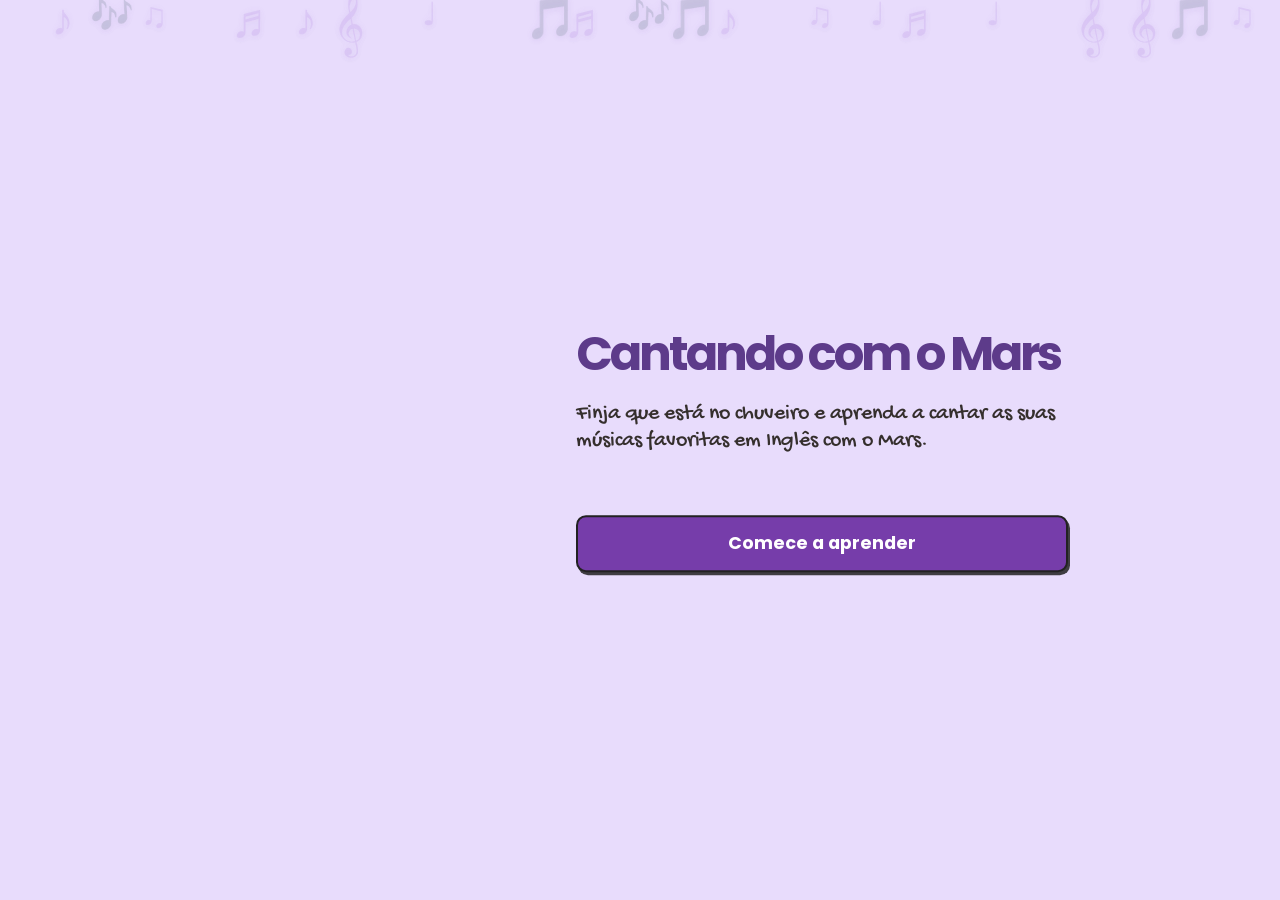
<file: index.html>
<!DOCTYPE html>
<html lang="en">
<head>
    <meta charset="UTF-8">
    <meta name="viewport" content="width=device-width, initial-scale=1.0">

    <meta property="og:title" content="Mars Ajudante">
    <meta property="og:description" content="Escreva misturando os idiomas, o mars te ajuda a traduzir.">
    <meta property="og:image" content="https://dididoingles.github.io/singingmars/assets/metashower.png">
    <meta property="og:url" content="https://dididoingles.github.io/singingmars/">
    <meta property="og:type" content="website">
    <meta name="twitter:card" content="summary_large_image">
    <meta name="twitter:title" content="Mars ajudante">
    <meta name="twitter:description" content="Escreva misturando os idiomas, o mars te ajuda a traduzir.">
    <meta name="twitter:image" content="https://dididoingles.github.io/singingmars/assets/metashower.png">
  
    <link rel="icon" type="image/webp" href="assets/favishower.webp">
    <link rel="apple-touch-icon" sizes="180x180" href="assets/favishower.webp">
    <title>Cantando com o Mars</title>
    <link rel="preconnect" href="https://fonts.googleapis.com">
    <link rel="preconnect" href="https://fonts.gstatic.com" crossorigin>
    <link href="https://fonts.googleapis.com/css2?family=Gochi+Hand&family=Poppins:wght@300;400;500;600;700&family=Space+Mono:ital,wght@0,400;0,700;1,400&display=swap" rel="stylesheet">
    <style>
        * { margin: 0; padding: 0; box-sizing: border-box; }
        
        html, body {
            height: 100%;
            width: 100%;
            overflow: hidden; /* Prevents scrolling */
            background-color: #e8dcfc;
            font-family: 'Gochi Hand', cursive;
            color: #352f2d;
            line-height: 1.2;
            letter-spacing: 0px;
            position: relative; /* Anchor for absolute elements */
        }

::-webkit-scrollbar { width: 5px; }
::-webkit-scrollbar-track { background: #f1f1f100; }
::-webkit-scrollbar-thumb { background: #8b03032a; }
::-webkit-scrollbar-thumb:hover { background: #cc0b0b21; }

        /* ==========================================
           DESKTOP LAYOUT (Absolute Positioning)
        ========================================== */
        
        .video-side {
            position: absolute;
            top: 50%;
            left: 20%; 
            transform: translate(-50%, -50%);
            width: 55%; /* Increased width slightly to give the fade more room */
            max-width: 750px;
            z-index: 2;
        }

        .video-wrapper {
            width: 100%;
            /* 1. Add padding so the mask has room to fade out */
            padding: 40px; 
            /* 2. Intensified fade: Solid until 40%, fully transparent by 95% */
            -webkit-mask-image: radial-gradient(ellipse at center, black 40%, transparent 95%);
            mask-image: radial-gradient(ellipse at center, black 40%, transparent 95%);
        }

        .video-wrapper video {
            width: 100%;
            height: auto;
            display: block;
            border-radius: 20px;
        }

        .text-side {
            position: absolute;
            top: 50%;
            right: 15%; 
            transform: translateY(-50%);
            width: 40%;
            max-width: 600px;
            display: flex;
            flex-direction: column;
            z-index: 2;
        }

        /* Typography */
        h1.title {
            font-family: 'Poppins', sans-serif;
            font-size: 3rem;
            font-weight: 700;
            color: #5d3b8a;
            white-space: nowrap;
            margin-bottom: 20px;
            line-height: 1.1;
            letter-spacing: -3px;
        }

        p.subtitle {
            font-size: 1.4rem;
            font-weight: 300;
            color: #352f2d;
            text-align: left;
            margin-bottom: 20px;
            text-wrap: pretty;
            max-width: 100%;
            line-height: 1.2;
            letter-spacing: 0px;
        }


        .start-btn {
            display: inline-block;
            background-color: #763daa;
            color: #ffffff;
            font-family: 'Poppins', sans-serif;
            font-weight: 700;
            font-size: 1.1rem;
            text-decoration: none;
            padding: 16px 150px;
            border-radius: 10px;
            border: 2px solid #222222;
            margin-top: 40px;
            align-self: flex-start;
            transition: transform 0.2s, background 0.2s;
            letter-spacing: 0px;
            box-shadow: 2px 3px 0 rgba(34,34,34,0.85);
            transition: transform 0.15s ease, box-shadow 0.15s ease, background-color 0.2s ease;
        }

        .start-btn:hover {
            background-color: #8911cf94;
            transform: translateY(2px) translateX(2px);
            box-shadow: 1px 2px 0 rgba(34,34,34,0.85);
        }

        .start-btn:active { 
            transform: translateY(3px) translateX(2px);
            box-shadow: 0px 0px 0 rgba(34,34,34,0.85);
        }

        /* Cascade Animation */
        @keyframes smoothLoad {
            from { opacity: 0; transform: translateY(20px); }
            to { opacity: 1; transform: translateY(0); }
        }

        h1.title { animation: smoothLoad 0.8s cubic-bezier(0.2, 0.8, 0.2, 1) 0.2s both; }
        p.subtitle { animation: smoothLoad 0.8s cubic-bezier(0.2, 0.8, 0.2, 1) 0.4s both; }
        .notice { animation: smoothLoad 0.8s cubic-bezier(0.2, 0.8, 0.2, 1) 0.6s both; }
        .start-btn { animation: smoothLoad 0.8s cubic-bezier(0.2, 0.8, 0.2, 1) 0.8s both; }

        /* ==========================================
           FLOATING LAVENDER MUSIC ICONS
        ========================================== */
        .floating-notes {
            position: fixed;
            top: 0;
            left: 0;
            width: 100%;
            height: 100%;
            pointer-events: none;
            z-index: 1;
            overflow: hidden;
        }

        .note {
            position: absolute;
            font-size: 2.4rem;
            color: #b48be649;
            opacity: 0.75;
            text-shadow: 0 0 8px rgba(180, 139, 230, 0.103);
            animation: floatUp 16s linear infinite;
            user-select: none;
            filter: drop-shadow(0 2px 3px rgba(90, 50, 140, 0.2));
        }

        /* Icon variations */
        .note[data-icon="♪"] { font-size: 2.8rem; }
        .note[data-icon="♫"] { font-size: 2.2rem; }
        .note[data-icon="♬"] { font-size: 3rem; }
        .note[data-icon="𝄞"] { font-size: 3.4rem; }
        .note[data-icon="♩"] { font-size: 2rem; }
        .note[data-icon="🎵"] { font-size: 2.6rem; opacity: 0.65; }
        .note[data-icon="🎶"] { font-size: 2.2rem; opacity: 0.7; }

        @keyframes floatUp {
            0% {
                transform: translateY(110vh) rotate(0deg) scale(0.9);
                opacity: 0;
            }
            8% {
                opacity: 0.7;
            }
            50% {
                transform: translateY(50vh) rotate(8deg) scale(1.05);
                opacity: 0.85;
            }
            92% {
                opacity: 0.6;
            }
            100% {
                transform: translateY(-20vh) rotate(-6deg) scale(1.0);
                opacity: 0;
            }
        }

        /* Staggered delays & positions for variety */
        .note:nth-child(1)  { left: 4%;  animation-duration: 18s; animation-delay: 0s; }
        .note:nth-child(2)  { left: 11%; animation-duration: 14s; animation-delay: 2s; }
        .note:nth-child(3)  { left: 18%; animation-duration: 20s; animation-delay: 5s; }
        .note:nth-child(4)  { left: 26%; animation-duration: 16s; animation-delay: 1s; }
        .note:nth-child(5)  { left: 33%; animation-duration: 22s; animation-delay: 7s; }
        .note:nth-child(6)  { left: 41%; animation-duration: 13s; animation-delay: 3s; }
        .note:nth-child(7)  { left: 49%; animation-duration: 19s; animation-delay: 9s; }
        .note:nth-child(8)  { left: 56%; animation-duration: 15s; animation-delay: 4s; }
        .note:nth-child(9)  { left: 63%; animation-duration: 21s; animation-delay: 6s; }
        .note:nth-child(10) { left: 70%; animation-duration: 17s; animation-delay: 0.5s; }
        .note:nth-child(11) { left: 77%; animation-duration: 24s; animation-delay: 8s; }
        .note:nth-child(12) { left: 84%; animation-duration: 12s; animation-delay: 2.5s; }
        .note:nth-child(13) { left: 91%; animation-duration: 20s; animation-delay: 10s; }
        .note:nth-child(14) { left: 96%; animation-duration: 16s; animation-delay: 1.5s; }
        .note:nth-child(15) { left: 7%;  animation-duration: 18s; animation-delay: 12s; }
        .note:nth-child(16) { left: 23%; animation-duration: 14s; animation-delay: 11s; }
        .note:nth-child(17) { left: 44%; animation-duration: 25s; animation-delay: 13s; }
        .note:nth-child(18) { left: 68%; animation-duration: 19s; animation-delay: 3.5s; }
        .note:nth-child(19) { left: 88%; animation-duration: 15s; animation-delay: 14s; }
        .note:nth-child(20) { left: 52%; animation-duration: 22s; animation-delay: 6.5s; }

        /* ==========================================
           MOBILE & TABLET LAYOUT (Absolute Positioning)
        ========================================== */
        @media (max-width: 1024px) {
            html, body {
                overflow: auto; 
            }

            .video-side {
                position: relative;
                top: auto;
                left: auto;
                transform: none;
                width: 100%;
                margin: 50px auto 0 auto;
                padding: 0 20px;
            }

            .video-wrapper {
                max-width: 450px; 
                margin: 0 auto;
                padding: 0px; /* Smaller padding for mobile */
                /* Intensified fade for mobile */
                -webkit-mask-image: radial-gradient(ellipse at center, black 40%, transparent 95%);
                mask-image: radial-gradient(ellipse at center, black 40%, transparent 95%);
            }

            .text-side {
                position: relative;
                top: auto;
                right: auto;
                transform: none;
                width: 100%;
                max-width: 100%;
                padding: 0 24px;
                margin-top: 10px; 
                align-items: center;
                text-align: center;
            }

            h1.title {
                font-size: 2rem;
                white-space: normal;
                margin-bottom: 15px;
                text-align: center;
            }

            p.subtitle {
                font-size: 1.2rem;
                max-width: 100%;
                text-align: center;
                margin-bottom: 25px;
            }

            .notice {
                font-size: 0.7rem;
                text-align: left;
                width: 100%;
            }

            .start-btn {
                width: 100%;
                text-align: center;
                margin-top: 25px;
                align-self: center;
                padding: 16px 100px; 
            }

            /* Make notes a bit smaller on mobile */
            .note { font-size: 1.8rem !important; }
            .note[data-icon="𝄞"] { font-size: 2.4rem !important; }
        }
        
        @media (max-width: 480px) {
            h1.title { font-size: 2rem; }
            .start-btn {
                width: 100%;
                text-align: center;
                margin-top: 25px;
                align-self: center;
                padding: 16px 60px; 
            }

            p.subtitle {
                font-size: 1.1rem;
                max-width: 100%;
                text-align: center;
                margin-bottom: 25px;
            }
            .note { font-size: 1.5rem !important; }
            .note[data-icon="𝄞"] { font-size: 2rem !important; }
        }
    </style>
</head>
<body>

    <!-- Floating Lavender Music Icons -->
    <div class="floating-notes" aria-hidden="true">
        <span class="note" data-icon="♪">♪</span>
        <span class="note" data-icon="♫">♫</span>
        <span class="note" data-icon="♬">♬</span>
        <span class="note" data-icon="𝄞">𝄞</span>
        <span class="note" data-icon="♩">♩</span>
        <span class="note" data-icon="🎵">🎵</span>
        <span class="note" data-icon="🎶">🎶</span>
        <span class="note" data-icon="♪">♪</span>
        <span class="note" data-icon="♫">♫</span>
        <span class="note" data-icon="♬">♬</span>
        <span class="note" data-icon="♩">♩</span>
        <span class="note" data-icon="𝄞">𝄞</span>
        <span class="note" data-icon="🎵">🎵</span>
        <span class="note" data-icon="♫">♫</span>
        <span class="note" data-icon="🎶">🎶</span>
        <span class="note" data-icon="♪">♪</span>
        <span class="note" data-icon="♬">♬</span>
        <span class="note" data-icon="♩">♩</span>
        <span class="note" data-icon="𝄞">𝄞</span>
        <span class="note" data-icon="🎵">🎵</span>
    </div>

    <!-- Video -->
    <div class="video-side">
        <div class="video-wrapper">
            <video 
                src="https://dididoingles.github.io/LanguageLab/marsshower.mp4" 
                autoplay 
                muted 
                playsinline 
                disablepictureinpicture 
                controlsList="nodownload noplaybackrate"
                id="splashVideo">
            </video>
        </div>
    </div>

    <!-- Text Content -->
    <div class="text-side">
        <h1 class="title">Cantando com o Mars</h1>
        
        <p class="subtitle">
            Finja que está no chuveiro e aprenda a cantar as suas músicas favoritas em Inglês com o Mars.
        </p>

       

        <a href="app/" class="start-btn">Comece a aprender</a>
    </div>

    <script>
        document.addEventListener('DOMContentLoaded', () => {
            const video = document.getElementById('splashVideo');
            if (video) {
                video.play().catch(error => {
                    console.log("Autoplay was prevented by the browser:", error);
                });
            }
        });
    </script>
</body>
</html>
</file>
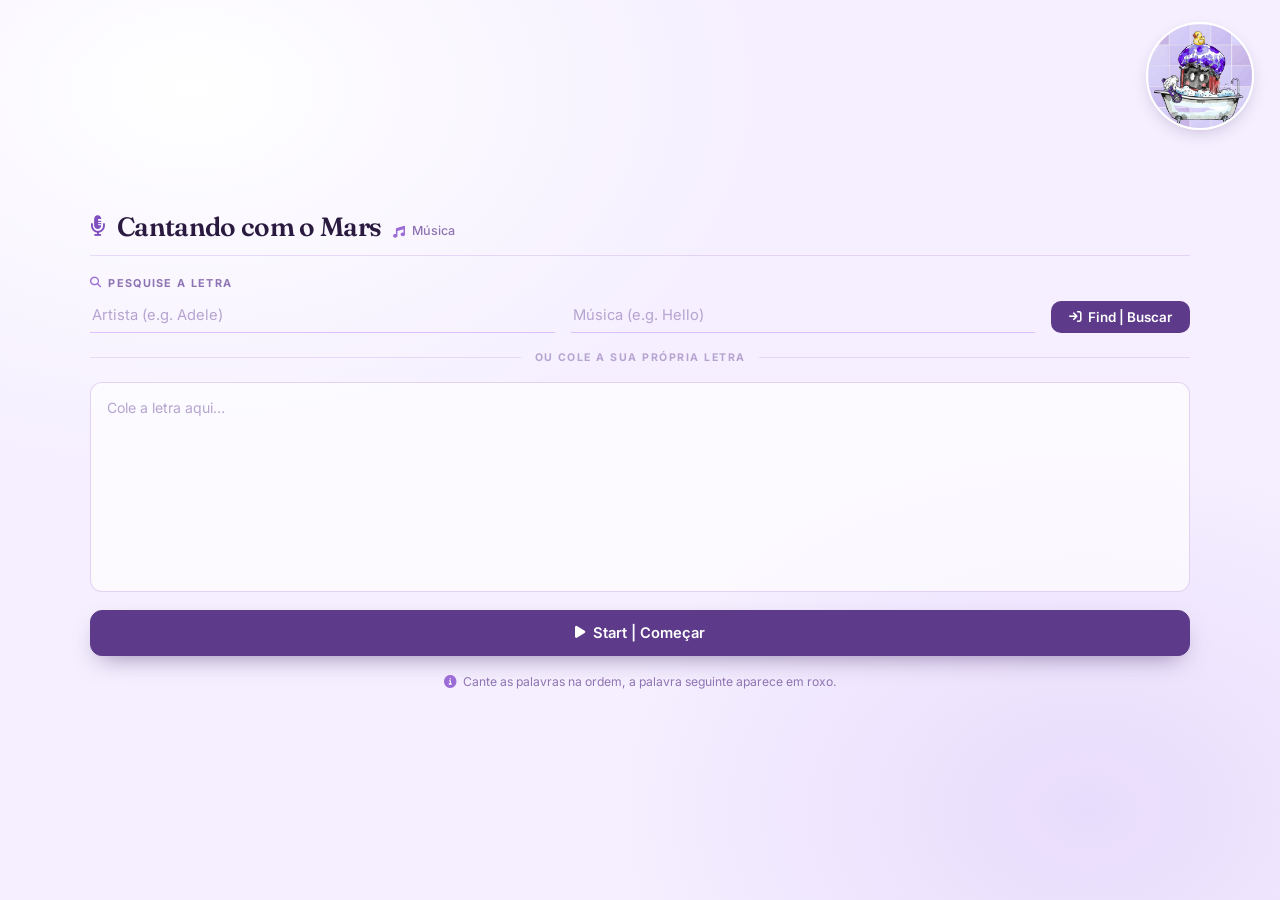
<file: app/index.html>
<!DOCTYPE html>
<html lang="en">
<head>
  <meta charset="UTF-8">
  <meta name="viewport" content="width=device-width, initial-scale=1.0, maximum-scale=1.5, user-scalable=yes">

  <meta property="og:title" content="Mars Ajudante">
  <meta property="og:description" content="Escreva misturando os idiomas, o mars te ajuda a traduzir.">
  <meta property="og:image" content="https://dididoingles.github.io/singingmars/assets/metashower.png">
  <meta property="og:url" content="https://dididoingles.github.io/singingmars/">
  <meta property="og:type" content="website">
  <meta name="twitter:card" content="summary_large_image">
  <meta name="twitter:title" content="Mars ajudante">
  <meta name="twitter:description" content="Escreva misturando os idiomas, o mars te ajuda a traduzir.">
  <meta name="twitter:image" content="https://dididoingles.github.io/singingmars/assets/metashower.png">

  <link rel="icon" type="image/webp" href="../assets/favishower.webp">
  <link rel="apple-touch-icon" sizes="180x180" href="../assets/favishower.webp">
  <title>How to sing </title>

  <link rel="preconnect" href="https://fonts.googleapis.com">
  <link rel="preconnect" href="https://fonts.gstatic.com" crossorigin>
  <link href="https://fonts.googleapis.com/css2?family=Inter:wght@400;500;600;700&family=Fraunces:opsz,wght@9..144,500;9..144,600&display=swap" rel="stylesheet">
  <link rel="stylesheet" href="https://cdnjs.cloudflare.com/ajax/libs/font-awesome/6.5.1/css/all.min.css">

  <link rel="stylesheet" href="css/style.css">

</head>
<body>
  <div class="app">
    <!-- ============ HEADER ============ -->
    <header class="app-header">
      <div class="brand">
        <div class="brand-mark" aria-hidden="true">
          <i class="fa-solid fa-microphone-lines"></i>
        </div>
        <div class="brand-text">
          <div class="brand-title">Cantando com o Mars</div>
          <div class="brand-sub" id="songTitleContainer">
            <i class="fa-solid fa-music"></i>
            <span class="song-title-editable" id="songTitleDisplay" contenteditable="true" spellcheck="false" title="Click to edit song title">Música</span>
          </div>
        </div>
      </div>
      
    </header>

    <!-- ============ INPUT MODE ============ -->
    <section id="inputMode" class="input-mode">
      <!-- Search lyrics block -->
      <div class="search-block">
        <span class="search-label">
          <i class="fa-solid fa-magnifying-glass"></i> Pesquise a letra
        </span>
        <div class="search-row">
          <input id="searchArtist" class="search-input" type="text"
                 placeholder="Artista (e.g. Adele)" autocomplete="off" spellcheck="false">
          <input id="searchTitle" class="search-input" type="text"
                 placeholder="Música (e.g. Hello)" autocomplete="off" spellcheck="false">
          <button id="searchLyricsBtn" class="search-btn" type="button">
            <i class="fa-solid fa-arrow-right-to-bracket"></i> <span>Find | Buscar</span>
          </button>
        </div>
        <div id="searchFeedback" class="search-feedback"></div>
      </div>

      <div class="divider">ou cole a sua própria letra</div>

      <textarea id="lyricsInput" class="lyrics-input" spellcheck="false"
        placeholder="Cole a letra aqui…&#10;"></textarea>

      <button id="goBtn" class="btn btn-primary btn-block">
        <i class="fa-solid fa-play"></i> Start | Começar
      </button>

      <div class="hint">
        <i class="fa-solid fa-circle-info"></i>
        <span>Cante as palavras na ordem, a palavra seguinte aparece em roxo.</span>
      </div>
    </section>

    <!-- ============ KARAOKE MODE ============ -->
    <section id="karaokeMode" class="karaoke-mode" style="display:none;">
      <div class="progress-block">
        <div class="progress-track">
          <div id="progressFill" class="progress-fill"></div>
        </div>
        <div class="progress-meta">
          <span id="progressText">Phrase 1 of 1</span>
          <span id="progressPercent">0%</span>
        </div>
      </div>

      <div class="stage">
        <div id="phraseContext" class="stage-context"></div>
        <div id="phraseActive" class="stage-active" aria-live="polite"></div>
      </div>

      <div class="status-bar">
        <span id="statusDot" class="status-dot"></span>
        <span id="statusText" class="status-text">Ready</span>
        <button id="repeatPhraseBtn" class="hear-btn" aria-label="Listen to this phrase">
          <i class="fa-solid fa-volume-high"></i> Hear it
        </button>
      </div>

      <div class="speed-row">
        <label for="speedSlider" class="speed-label">
          <i class="fa-solid fa-gauge-simple-high"></i> Speed
          <span id="speedValue" class="speed-value">0.85×</span>
        </label>
        <input type="range" id="speedSlider" class="speed-slider"
               min="0.5" max="1.5" step="0.05" value="0.85"
               aria-label="Playback speed">
      </div>

      <div class="nav-row">
        <button id="prevBtn" class="nav-btn" aria-label="Previous phrase">
          <i class="fa-solid fa-chevron-left"></i> <span>Prev</span>
        </button>
        <button id="micBtn" class="nav-btn primary" aria-label="Start singing this phrase">
          <i class="fa-solid fa-microphone"></i> <span>Sing it</span>
        </button>
        <button id="nextBtn" class="nav-btn" aria-label="Next phrase">
          <span>Next</span> <i class="fa-solid fa-chevron-right"></i>
        </button>
      </div>

      <div class="footer-row">
        <button id="resetBtn" class="btn btn-quiet">
          <i class="fa-solid fa-arrow-rotate-left"></i> New lyrics
        </button>
      </div>
    </section>

    <!-- ============ COMPLETION SCREEN ============ -->
    <section id="completionScreen" class="completion-screen">
      <div class="completion-icon">
        <i class="fa-solid fa-circle-check"></i>
      </div>
      <div class="completion-title">Song complete!</div>
      <div class="completion-sub">Mandou bem!</div>
      <div class="completion-song" id="completionSongName"></div>
      <div class="completion-actions">
        <button id="completionResetBtn" class="btn btn-primary">
          <i class="fa-solid fa-arrow-rotate-left"></i> Cantar outra
        </button>
    
      </div>
    </section>
  </div>

  <div class="toast-container" id="toastContainer" aria-live="polite"></div>

  <script src="js/script.js"></script>
  
</body>
</html>
</file>
<file: app/css/style.css>
:root {
    --lav-50:  #faf7ff;
    --lav-100: #f3ebff;
    --lav-200: #e8dcfc;
    --lav-300: #d9c2ff;
    --lav-400: #b28bdd;
    --lav-500: #9b6bd6;
    --lav-600: #7f4fc0;
    --lav-700: #5d3b8a;
    --lav-800: #3a2361;
    --lav-900: #2b1a40;
    --muted:   #8f74b3;
    --muted-2: #b6a4d0;
    --bg:      #f5efff;
    --card:    #ffffff;
    --success: #3a7a52;
    --success-bg: #e8f6ee;
    --danger:  #c25555;
    --danger-bg: #fdeaea;
  }

  * { margin: 0; padding: 0; box-sizing: border-box; }
  html, body { height: 100%; }

  body {
    background:
      radial-gradient(900px 600px at 15% 10%, #ffffff 0%, transparent 65%),
      radial-gradient(800px 600px at 85% 90%, var(--lav-200) 0%, transparent 60%),
      var(--bg);
    font-family: 'Inter', system-ui, -apple-system, sans-serif;
    color: var(--lav-900);
    display: flex;
    flex-direction: column;
    justify-content: center;
    align-items: center;
    height: 100vh;
    overflow: hidden;
    padding: 24px 32px;
    -webkit-font-smoothing: antialiased;
    -moz-osx-font-smoothing: grayscale;
  }

  /* Top-right Mars visual */
  body::after {
    content: '';
    position: fixed;
    top: 22px;
    right: 26px;
    width: 104px;
    height: 104px;
    border-radius: 50%;
    background-image: url('../../assets/marsshower.webp');
    background-size: cover;
    background-position: center;
    border: 2px solid #ffffff;
    box-shadow: 0 6px 18px -6px rgba(58, 35, 97, 0.28);
    z-index: 30;
    pointer-events: none;
  }

  /* ============================================================ TOAST */
.toast-container {
position: fixed;
bottom: 24px;
left: 50%;
transform: translateX(-50%);
display: flex;
flex-direction: column;
gap: 10px;
z-index: 1000;
pointer-events: none;
width: min(92vw, 440px);
}

.toast {
display: flex;
align-items: center;
gap: 10px;
padding: 12px 16px;
border-radius: 12px;
background: var(--lav-900);
color: #fff;
font-family: 'Inter', sans-serif;
font-size: 0.86rem;
font-weight: 500;
line-height: 1.4;
box-shadow: 0 12px 32px -10px rgba(43, 26, 64, 0.55);
opacity: 0;
transform: translateY(16px);
transition: opacity 0.28s ease, transform 0.28s cubic-bezier(0.22, 1, 0.36, 1);
pointer-events: auto;
}

.toast.show {
opacity: 1;
transform: translateY(0);
}

.toast i {
flex-shrink: 0;
font-size: 0.92rem;
}

.toast.success { background: var(--success); }
.toast.error   { background: var(--danger); }
.toast.warning { background: var(--lav-700); }
.toast.info    { background: var(--lav-800); }

@media (max-width: 600px) {
.toast-container { bottom: 16px; }
}

::-webkit-scrollbar { width: 5px; }
::-webkit-scrollbar-track { background: #f1f1f11e; }
::-webkit-scrollbar-thumb { background: #9a17f11f; }
::-webkit-scrollbar-thumb:hover { background: #8f0bcc25; }

  /* ============================================================ SHELL (CONTAINERLESS EDITORIAL CANVAS) */
  .app {
    position: relative;
    z-index: 1;
    width: 100%;
    max-width: 1100px;
    max-height: 100%;
    background: transparent;
    border: none;
    box-shadow: none;
    padding: 0;
    display: flex;
    flex-direction: column;
    justify-content: space-between;
    gap: 20px;
  }

  /* ---------- Header ---------- */
  .app-header {
    display: flex;
    align-items: baseline;
    justify-content: space-between;
    gap: 16px;
    padding-bottom: 12px;
    padding-right: 54px;
    border-bottom: 1px solid rgba(178, 139, 221, 0.28);
    flex-shrink: 0;
  }

  .brand {
    display: flex;
    align-items: center;
    gap: 12px;
    min-width: 0;
  }

  .brand-mark {
    flex-shrink: 0;
    width: auto;
    height: auto;
    background: transparent;
    box-shadow: none;
    color: var(--lav-600);
    font-size: 1.25rem;
    display: grid;
    place-items: center;
  }

  .brand-text {
    display: flex;
    align-items: baseline;
    gap: 12px;
    min-width: 0;
  }

  .brand-title {
    font-family: 'Fraunces', serif;
    font-size: 1.65rem;
    font-weight: 600;
    letter-spacing: -0.025em;
    color: var(--lav-900);
    white-space: nowrap;
  }

  .brand-sub {
    font-size: 0.78rem;
    font-weight: 500;
    color: var(--muted);
    white-space: nowrap;
  }

  .brand-sub i {
    margin-right: 4px;
    font-size: 0.74rem;
    color: var(--lav-500);
  }

  /* EDITABLE SONG TITLE */
  .brand-sub .song-title-editable {
    display: inline-block;
    min-width: 60px;
    max-width: 220px;
    white-space: nowrap;
    overflow: hidden;
    text-overflow: ellipsis;
    vertical-align: bottom;
    border-bottom: 1px dashed transparent;
    transition: border-color 0.2s;
    outline: none;
    cursor: text;
  }
  .brand-sub .song-title-editable:hover,
  .brand-sub .song-title-editable:focus {
    border-bottom-color: var(--lav-400);
  }
  .brand-sub .song-title-editable:empty::before {
    content: 'Música';
    color: var(--muted-2);
  }

  .badge {
    display: inline-flex;
    align-items: center;
    gap: 6px;
    background: transparent;
    border: none;
    padding: 0;
    border-radius: 0;
    color: var(--lav-600);
    font-size: 0.72rem;
    font-weight: 700;
    letter-spacing: 0.14em;
    text-transform: uppercase;
    flex-shrink: 0;
  }

  .badge i {
    font-size: 0.7rem;
    color: var(--lav-500);
  }

  /* ============================================================ INPUT MODE */
  .input-mode {
    display: flex;
    flex-direction: column;
    gap: 18px;
    min-height: 0;
  }

  /* ---- Search block (underlined editorial inputs, zero boxes) ---- */
  .search-block {
    display: flex;
    flex-direction: column;
    gap: 8px;
    padding: 0;
    background: transparent;
    border: none;
  }

  .search-label {
    display: inline-flex;
    align-items: center;
    gap: 6px;
    font-size: 0.68rem;
    font-weight: 700;
    letter-spacing: 0.12em;
    text-transform: uppercase;
    color: var(--muted);
  }

  .search-label i {
    color: var(--lav-500);
    font-size: 0.68rem;
  }

  .search-row {
    display: grid;
    grid-template-columns: 1fr 1fr auto;
    gap: 16px;
    align-items: end;
  }

  .search-input {
    width: 100%;
    min-width: 0;
    padding: 8px 2px;
    border-radius: 0;
    border: none;
    border-bottom: 1.5px solid var(--lav-300);
    background: transparent;
    color: var(--lav-900);
    font-family: inherit;
    font-size: 0.92rem;
    outline: none;
    transition: border-color 0.2s;
  }

  .search-input::placeholder {
    color: var(--muted-2);
    font-weight: 400;
  }

  .search-input:focus {
    border-bottom-color: var(--lav-600);
    box-shadow: none;
  }

  .search-btn {
    display: inline-flex;
    align-items: center;
    justify-content: center;
    gap: 7px;
    padding: 8px 18px;
    border-radius: 10px;
    border: none;
    background: var(--lav-700);
    color: #fff;
    font-family: inherit;
    font-size: 0.84rem;
    font-weight: 600;
    cursor: pointer;
    transition: background 0.16s, transform 0.1s;
    white-space: nowrap;
  }

  .search-btn:hover { background: var(--lav-800); }
  .search-btn:active { transform: scale(0.98); }
  .search-btn:disabled { opacity: 0.55; pointer-events: none; }
  .search-btn i { font-size: 0.78rem; }

  /* ---- Search feedback ---- */
  .search-feedback {
    display: none;
    align-items: center;
    gap: 8px;
    font-size: 0.78rem;
    font-weight: 500;
    padding-top: 2px;
    line-height: 1.35;
  }

  .search-feedback.visible { display: flex; }
  .search-feedback.loading { color: var(--muted); }
  .search-feedback.success { color: var(--success); }
  .search-feedback.error   { color: var(--danger); }
  .search-feedback i { font-size: 0.78rem; flex-shrink: 0; }

  /* ---- Divider ---- */
  .divider {
    display: flex;
    align-items: center;
    gap: 14px;
    color: var(--muted-2);
    font-size: 0.66rem;
    font-weight: 700;
    letter-spacing: 0.14em;
    text-transform: uppercase;
  }

  .divider::before,
  .divider::after {
    content: '';
    flex: 1 1 auto;
    height: 1px;
    background: rgba(178, 139, 221, 0.25);
  }

  /* ---- Textarea (clean manuscript sheet) ---- */
  .lyrics-input {
    width: 100%;
    height: clamp(120px, 24vh, 210px);
    min-height: 110px;
    max-height: 230px;
    padding: 14px 16px;
    border-radius: 12px;
    border: 1px solid rgba(178, 139, 221, 0.35);
    background: rgba(255, 255, 255, 0.65);
    color: var(--lav-900);
    font-family: 'Fraunces', serif;
    font-size: 1rem;
    line-height: 1.6;
    resize: none;
    outline: none;
    transition: border-color 0.2s, background 0.2s;
  }

  .lyrics-input::placeholder {
    font-family: 'Inter', sans-serif;
    font-size: 0.88rem;
    color: var(--muted-2);
    font-weight: 400;
  }

  .lyrics-input:focus {
    border-color: var(--lav-600);
    background: #ffffff;
  }

  /* ============================================================ BUTTONS */
  .btn {
    display: inline-flex;
    align-items: center;
    justify-content: center;
    gap: 8px;
    padding: 13px 24px;
    border-radius: 12px;
    border: 1px solid var(--lav-300);
    background: transparent;
    color: var(--lav-800);
    font-family: inherit;
    font-size: 0.92rem;
    font-weight: 600;
    cursor: pointer;
    transition: background 0.15s, border-color 0.15s, transform 0.1s;
    white-space: nowrap;
  }

  .btn i { font-size: 0.86rem; }
  .btn:hover { background: rgba(255, 255, 255, 0.7); border-color: var(--lav-500); }
  .btn:active { transform: scale(0.98); }
  .btn:disabled { opacity: 0.4; pointer-events: none; }

  .btn-primary {
    background: var(--lav-700);
    border-color: var(--lav-700);
    color: #fff;
    box-shadow: 0 10px 24px -10px rgba(58, 35, 97, 0.55);
  }

  .btn-primary:hover {
    background: var(--lav-800);
    border-color: var(--lav-800);
  }

  .btn-block { width: 100%; }

  .hint {
    display: flex;
    align-items: center;
    justify-content: center;
    gap: 7px;
    font-size: 0.76rem;
    color: var(--muted);
    line-height: 1.35;
  }

  .hint i {
    color: var(--lav-500);
    font-size: 0.78rem;
    flex-shrink: 0;
  }

  /* ============================================================ KARAOKE MODE */
  .karaoke-mode {
    display: flex;
    flex-direction: column;
    justify-content: space-between;
    gap: 16px;
    flex: 1 1 auto;
    min-height: 0;
  }

  .progress-block {
    display: flex;
    flex-direction: column;
    gap: 6px;
    flex-shrink: 0;
  }

  .progress-track {
    height: 3px;
    background: rgba(178, 139, 221, 0.25);
    border-radius: 2px;
    overflow: hidden;
  }

  .progress-fill {
    height: 100%;
    width: 0%;
    background: var(--lav-700);
    transition: width 0.4s cubic-bezier(0.22, 1, 0.36, 1);
  }

  .progress-meta {
    display: flex;
    justify-content: space-between;
    font-size: 0.72rem;
    font-weight: 600;
    letter-spacing: 0.04em;
    text-transform: uppercase;
    color: var(--muted);
  }

  .progress-meta span:last-child {
    color: var(--lav-800);
    font-variant-numeric: tabular-nums;
  }

  /* Open typographic stage — no box, no border, pure focus */
  .stage {
    background: transparent;
    border: none;
    border-radius: 0;
    padding: 8px 0;
    min-height: 0;
    flex: 1 1 auto;
    display: flex;
    flex-direction: column;
    justify-content: center;
    gap: 12px;
  }

  .stage-context {
    font-size: 0.88rem;
    line-height: 1.5;
    color: var(--muted-2);
    text-align: center;
    min-height: 2.4em;
  }

  .stage-context .ctx-line {
    opacity: 0.55;
    display: block;
  }

  .stage-context .ctx-line.done {
    opacity: 0.9;
    color: var(--lav-600);
  }

  .stage-active {
    font-family: 'Fraunces', serif;
    font-size: clamp(1.5rem, 3.2vw, 2.05rem);
    line-height: 1.45;
    font-weight: 500;
    color: var(--lav-900);
    text-align: center;
    letter-spacing: -0.02em;
    word-break: break-word;
  }

  .word {
    display: inline-block;
    padding: 1px 5px;
    margin: 1px;
    border-radius: 6px;
    cursor: pointer;
    user-select: none;
    -webkit-tap-highlight-color: transparent;
    transition: color 0.16s, background 0.16s, transform 0.14s;
  }

  .word:hover {
    color: var(--lav-600);
    background: rgba(255, 255, 255, 0.6);
  }

  .word.phrase-done {
    color: var(--lav-600);
    background: transparent;
  }

  /* Underline cue instead of bubbly pill glow */
  .word.next-up {
    background: transparent;
    color: var(--lav-700);
    box-shadow: inset 0 -3px 0 var(--lav-500);
    animation: pulseUnderline 1.5s infinite;
  }

  @keyframes pulseUnderline {
    0%, 100% { box-shadow: inset 0 -3px 0 var(--lav-600); }
    50%      { box-shadow: inset 0 -3px 0 var(--lav-300); }
  }

  .word.highlight {
    background: var(--lav-700);
    color: #fff;
  }

  .word.selected {
    background: var(--lav-200);
    color: var(--lav-900);
  }

  /* Minimal inline status & speed strip */
  .status-bar {
    display: flex;
    align-items: center;
    gap: 10px;
    padding: 6px 0;
    background: transparent;
    border: none;
    border-top: 1px solid rgba(178, 139, 221, 0.22);
    border-radius: 0;
    font-size: 0.84rem;
    font-weight: 500;
    color: var(--lav-800);
    min-height: 36px;
    flex-shrink: 0;
  }

  .status-dot {
    width: 8px;
    height: 8px;
    border-radius: 50%;
    background: var(--lav-400);
    flex-shrink: 0;
    transition: background 0.2s, box-shadow 0.2s;
  }

  .status-dot.listening {
    background: var(--lav-600);
    box-shadow: 0 0 0 4px rgba(127, 79, 192, 0.2);
    animation: pulseDot 1.4s infinite;
  }

  .status-dot.success { background: var(--success); }
  .status-dot.error   { background: var(--danger); }

  @keyframes pulseDot {
    0%, 100% { opacity: 1; transform: scale(1); }
    50%      { opacity: 0.6; transform: scale(1.25); }
  }

  .status-text {
    flex: 1 1 auto;
    min-width: 0;
    overflow: hidden;
    text-overflow: ellipsis;
    white-space: nowrap;
  }

  .hear-btn {
    display: inline-flex;
    align-items: center;
    gap: 6px;
    padding: 6px 12px;
    border-radius: 8px;
    border: 1px solid rgba(178, 139, 221, 0.45);
    background: rgba(255, 255, 255, 0.65);
    color: var(--lav-800);
    font-family: inherit;
    font-size: 0.78rem;
    font-weight: 600;
    cursor: pointer;
    transition: background 0.15s, border-color 0.15s;
    flex-shrink: 0;
  }

  .hear-btn i { font-size: 0.74rem; color: var(--lav-600); }
  .hear-btn:hover { background: #ffffff; border-color: var(--lav-600); }
  .hear-btn:disabled { opacity: 0.4; pointer-events: none; }

  .speed-row {
    display: flex;
    align-items: center;
    gap: 14px;
    padding: 2px 0;
    background: transparent;
    border: none;
    border-radius: 0;
    flex-shrink: 0;
  }

  .speed-label {
    display: inline-flex;
    align-items: center;
    gap: 7px;
    font-size: 0.7rem;
    font-weight: 700;
    color: var(--muted);
    letter-spacing: 0.08em;
    flex-shrink: 0;
    text-transform: uppercase;
  }

  .speed-label i { color: var(--lav-500); font-size: 0.72rem; }

  .speed-value {
    background: transparent;
    color: var(--lav-800);
    padding: 0;
    border-radius: 0;
    font-size: 0.76rem;
    font-weight: 700;
    min-width: 40px;
    text-align: left;
    font-variant-numeric: tabular-nums;
  }

  .speed-slider {
    -webkit-appearance: none;
    appearance: none;
    flex: 1 1 auto;
    height: 3px;
    border-radius: 2px;
    background: var(--lav-300);
    outline: none;
    cursor: pointer;
    min-width: 0;
  }

  .speed-slider::-webkit-slider-thumb {
    -webkit-appearance: none;
    appearance: none;
    width: 15px;
    height: 15px;
    border-radius: 50%;
    background: var(--lav-700);
    border: 2px solid #ffffff;
    box-shadow: 0 2px 6px rgba(58, 35, 97, 0.35);
    cursor: pointer;
    transition: transform 0.12s;
  }

  .speed-slider::-webkit-slider-thumb:hover { transform: scale(1.15); }

  .speed-slider::-moz-range-thumb {
    width: 15px;
    height: 15px;
    border-radius: 50%;
    background: var(--lav-700);
    border: 2px solid #ffffff;
    box-shadow: 0 2px 6px rgba(58, 35, 97, 0.35);
    cursor: pointer;
  }

  .speed-slider::-moz-range-track {
    height: 3px;
    border-radius: 2px;
    background: var(--lav-300);
  }

  /* Clean architectural transport controls */
  .nav-row {
    display: grid;
    grid-template-columns: 1fr 1.5fr 1fr;
    gap: 10px;
    flex-shrink: 0;
  }

  .nav-btn {
    display: inline-flex;
    align-items: center;
    justify-content: center;
    gap: 7px;
    padding: 12px 14px;
    border-radius: 10px;
    border: 1px solid rgba(178, 139, 221, 0.45);
    background: rgba(255, 255, 255, 0.55);
    color: var(--lav-800);
    font-family: inherit;
    font-size: 0.86rem;
    font-weight: 600;
    cursor: pointer;
    transition: background 0.15s, border-color 0.15s, transform 0.1s;
    white-space: nowrap;
  }

  .nav-btn i { font-size: 0.8rem; }
  .nav-btn:hover { background: #ffffff; border-color: var(--lav-500); }
  .nav-btn:active { transform: scale(0.98); }
  .nav-btn:disabled { opacity: 0.32; pointer-events: none; }

  .nav-btn.primary {
    background: var(--lav-700);
    border-color: var(--lav-700);
    color: #fff;
    box-shadow: 0 8px 20px -8px rgba(58, 35, 97, 0.55);
  }

  .nav-btn.primary:hover {
    background: var(--lav-800);
    border-color: var(--lav-800);
  }

  .nav-btn.primary i { color: #fff; }

  .nav-btn.done {
    background: var(--success-bg);
    border-color: #b8e6c8;
    color: var(--success);
    box-shadow: none;
  }

  .nav-btn.done:hover { background: var(--success-bg); }

  .footer-row {
    display: flex;
    justify-content: center;
    flex-shrink: 0;
  }

  .btn-quiet {
    background: transparent;
    border: none;
    padding: 4px 10px;
    font-size: 0.76rem;
    color: var(--muted);
    box-shadow: none;
  }

  .btn-quiet i { color: var(--muted); }
  .btn-quiet:hover {
    background: transparent;
    border: none;
    color: var(--lav-900);
  }

  /* ============================================================ COMPLETION SCREEN */
  .completion-screen {
    display: none;
    flex-direction: column;
    align-items: center;
    justify-content: center;
    gap: 24px;
    text-align: center;
    padding: 40px 20px;
    flex: 1 1 auto;
    min-height: 0;
  }

  .completion-screen.visible {
    display: flex;
  }

  .completion-icon {
    font-size: 3.5rem;
    color: var(--success);
    animation: popIn 0.6s cubic-bezier(0.22, 1, 0.36, 1);
  }

  @keyframes popIn {
    0% { transform: scale(0.3); opacity: 0; }
    60% { transform: scale(1.1); }
    100% { transform: scale(1); opacity: 1; }
  }

  .completion-title {
    font-family: 'Fraunces', serif;
    font-size: clamp(1.6rem, 3.5vw, 2.4rem);
    font-weight: 600;
    color: var(--lav-900);
    letter-spacing: -0.02em;
    line-height: 1.2;
  }

  .completion-sub {
    font-size: 0.92rem;
    color: var(--muted);
    max-width: 420px;
    line-height: 1.5;
  }

  .completion-song {
    font-family: 'Fraunces', serif;
    font-size: 1.1rem;
    color: var(--lav-700);
    font-weight: 500;
  }

  .completion-actions {
    display: flex;
    gap: 12px;
    flex-wrap: wrap;
    justify-content: center;
    margin-top: 8px;
  }

  /* ============================================================ RESPONSIVE */
  @media (max-width: 600px) {
    html, body { height: auto; min-height: 100%; overflow-y: auto; }
    body {
      justify-content: flex-start;
      padding: 50px 16px 24px;
    }
    body::after {
      top: 14px;
      right: 16px;
      width: 56px;
      height: 56px;
    }
    .app { gap: 16px; }
    .app-header { padding-right: 44px; }
    .brand-text { flex-direction: column; gap: 2px; }
    .brand-title { font-size: 1.32rem; }
    .brand-sub { font-size: 0.7rem; }
    .badge { font-size: 0.64rem; }
    .search-row { grid-template-columns: 1fr 1fr; gap: 12px; }
    .search-btn { grid-column: 1 / -1; width: 100%; }
    .lyrics-input { height: 150px; }
    .stage { padding: 20px 0; }
    .stage-active { font-size: 1.35rem; }
    .status-bar { flex-wrap: wrap; }
    .status-text { white-space: normal; }
    .hear-btn { margin-left: auto; }
    .nav-btn span { display: none; }
    .nav-btn i { font-size: 0.92rem; }
  }
</file>
